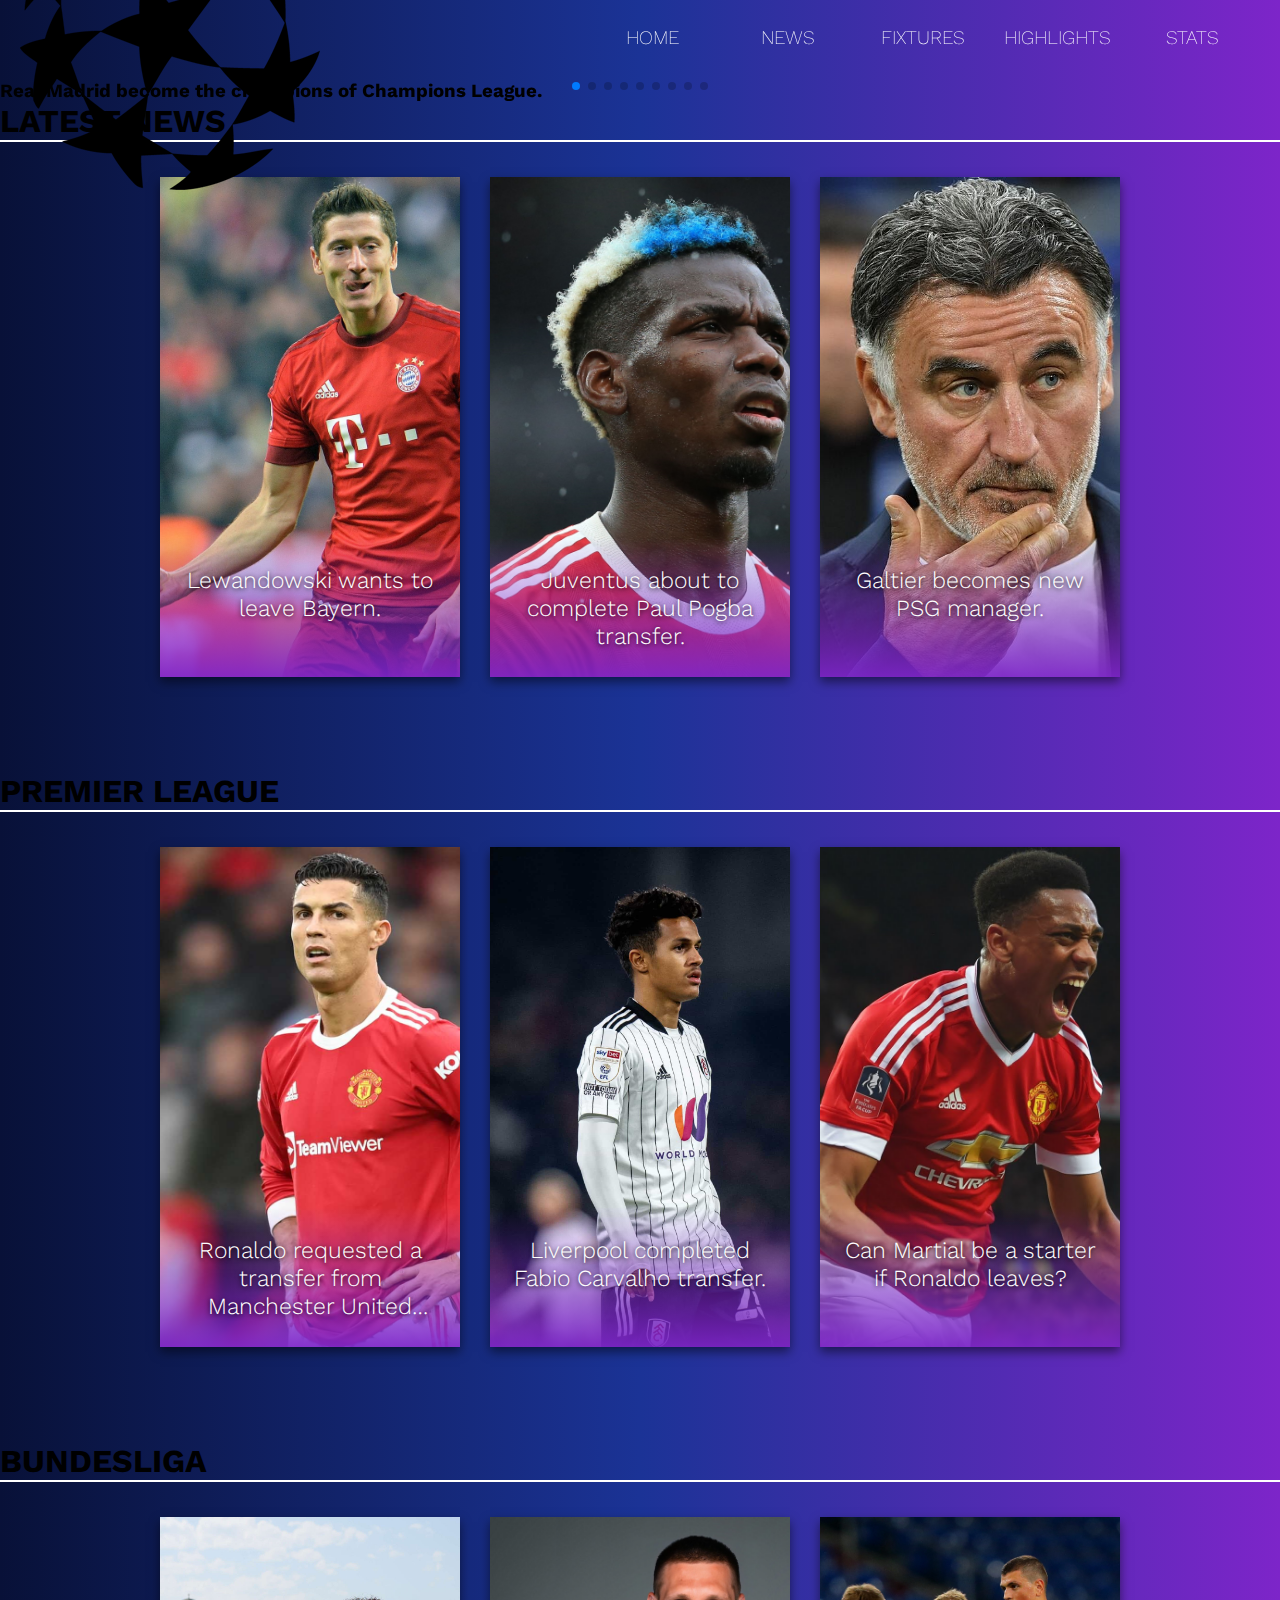
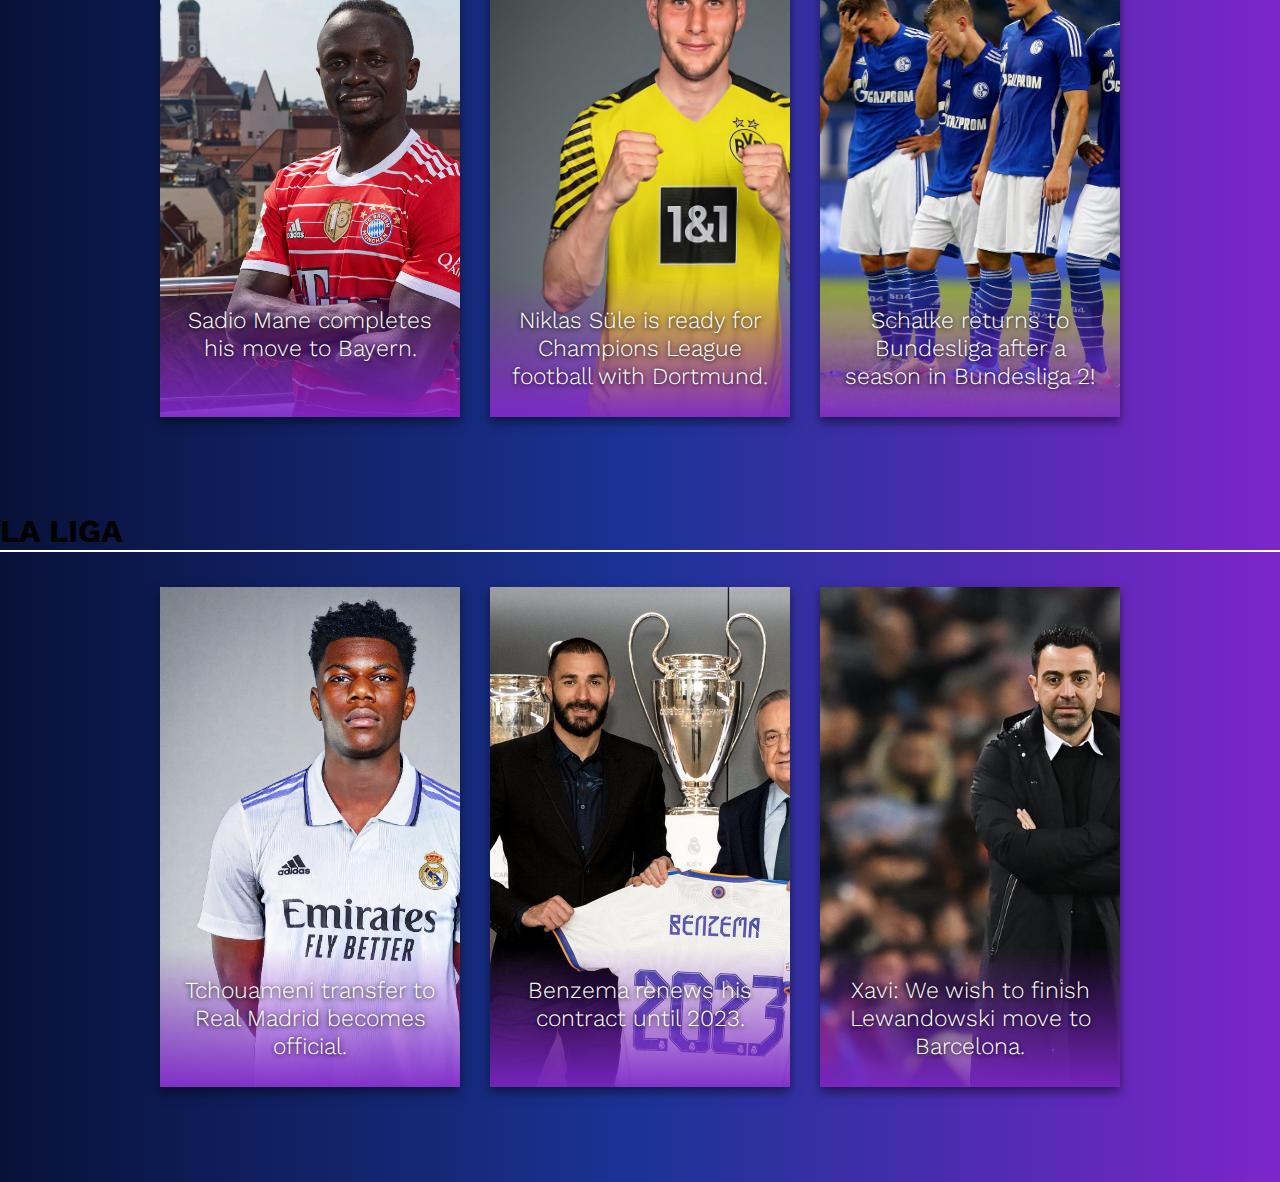
<file: news.html>
<!DOCTYPE html>
<html lang="en">
<head>
    <meta charset="UTF-8">
    <meta http-equiv="X-UA-Compatible" content="IE=edge">
    <meta name="viewport" content="width=device-width, initial-scale=1.0">
    <link rel="preconnect" href="https://fonts.googleapis.com"> 
<link rel="preconnect" href="https://fonts.gstatic.com" crossorigin> 
<link href="https://fonts.googleapis.com/css2?family=Hubballi&family=Work+Sans:ital,wght@0,100;0,200;0,300;0,400;0,500;0,600;0,700;0,800;0,900;1,100;1,200;1,300;1,400;1,500;1,600;1,700;1,800;1,900&display=swap" rel="stylesheet">
<link rel="stylesheet" href="https://cdnjs.cloudflare.com/ajax/libs/font-awesome/6.1.1/css/all.min.css">
<link rel="stylesheet" href="https://unpkg.com/swiper/swiper-bundle.min.css"/>
    <link rel="stylesheet" href="styles.css">
    <title>Document</title>
</head>
<body>
    <nav class="navbar">
    <div class="nav-container">
        <a href="#home" class="nav-logo" id="nav-logo"><img src="./images/logo.png" alt=""></a>
        <div class="nav-toggle" id="mobile-menu">
            <span class="bar"></span>
            <span class="bar"></span>
            <span class="bar"></span>
        </div>
        <ul class="nav-menu">
           <li class="nav-item">
                <a href="index.html" class="nav-link" id="about-page">Home</a>
                
            </li>
            <li class="nav-item">
                <a href="news.html" class="nav-link" id="services-page">News</a>
                
            </li>
            <li class="nav-item">
                <a href="fixtures.html" class="nav-link" id="services-page">Fixtures</a>
                
            </li>
            <li class="nav-item">
                <a href="highlights.html" class="nav-link" id="services-page">Highlights</a>
                
            </li>
            <li class="nav-item">
                <a href="stats.html" class="nav-link" id="home-page">Stats</a>
                
            </li>

        </ul>
    </div>
</nav>
<div class="swiper mySwiper">
    <div class="swiper-wrapper">
      <div class="swiper-slide">
        <div class="image">
            <h3>Real Madrid become the champions of Champions League.</h3>
           
        </div>
      </div>
      <div class="swiper-slide">
        <div class="image">
            <h3>Salah renews his contract with Liverpool!.</h3>
           
        </div>
      </div>
      <div class="swiper-slide">
        <div class="image">
            <h3>Ronaldo wants to quit United for Champions League football.</h3>
           
        </div>
      </div>
      <div class="swiper-slide">

        <div class="image">
            <h3>Sebastian Haller completes his move to Dortmund.</h3>
           
        </div>
        
      </div>
      <div class="swiper-slide">Slide 5</div>
      <div class="swiper-slide">Slide 6</div>
      <div class="swiper-slide">Slide 7</div>
      <div class="swiper-slide">Slide 8</div>
      <div class="swiper-slide">Slide 9</div>
    </div>
 
    <div class="swiper-pagination"></div>
  </div>


  <div class="latest-news">
    <h1 class="latest-news-header">LATEST NEWS</h1>
    <hr class="header-line" style="width: 100%;">

    <div class="container">
        <div class="card">
            <figure class="card__thumb">
                <img src="./images/latest-news-img-1.jpeg" alt="Picture by Kyle Cottrell" class="card__image" style="width: 400px; height: 500px;">
                <figcaption class="card__caption">
                    <h2 class="card__title">Lewandowski wants to leave Bayern.</h2>
                    <p class="card__snippet">Lorem ipsum dolor sit amet consectetur adipisicing elit. Aut nihil cupiditate, eius officia quas suscipit a corrupti libero voluptate. Suscipit?</p>
                    <a href="" class="card__button">Read more</a>
                </figcaption>
            </figure>
        </div>
        
    
        <div class="card">
            <figure class="card__thumb">
                <img src="./images/latest-news-img-2.jpeg" alt="Picture by Nathan Dumlao" class="card__image" style="width: 400px; height:500px;">
                <figcaption class="card__caption">
                    <h2 class="card__title">Juventus about to complete Paul Pogba transfer.</h2>
                    <p class="card__snippet"> Lorem, ipsum dolor sit amet consectetur adipisicing elit. Quaerat, minus. Voluptatem obcaecati laudantium veniam impedit incidunt sequi autem laborum rerum.</p>
                    <a href="" class="card__button">Read more</a>
                </figcaption>
            </figure>
        </div>
        <div class="card">
            <figure class="card__thumb">
                <img src="./images/latest-news-img-3.jpeg" alt="Picture by Daniel Lincoln" class="card__image" style="width: 400px; height: 500px;">
                <figcaption class="card__caption">
                    <h2 class="card__title">Galtier becomes new PSG manager.</h2>
                    <p class="card__snippet">Lorem ipsum dolor sit amet consectetur adipisicing elit. Magnam sequi aperiam pariatur enim, saepe similique perferendis non id amet molestiae.</p>
                    <a href="" class="card__button">Read more</a>
                </figcaption>
            </figure>
        </div>
        
    </div>
    

    

  </div>


  <div class="latest-news">
    <h1 class="latest-news-header">PREMIER LEAGUE</h1>
    <hr class="header-line" style="width: 100%;">

    <div class="container">
        <div class="card">
            <figure class="card__thumb">
                <img src="./images/premier-league-img-1.jpeg" alt="Picture by Kyle Cottrell" class="card__image" style="width: 400px; height: 500px;">
                <figcaption class="card__caption">
                    <h2 class="card__title">Ronaldo requested a transfer from Manchester United board.</h2>
                    <p class="card__snippet">Lorem ipsum dolor sit amet consectetur adipisicing elit. Aut nihil cupiditate, eius officia quas suscipit a corrupti libero voluptate. Suscipit?</p>
                    <a href="" class="card__button">Read more</a>
                </figcaption>
            </figure>
        </div>
        
    
        <div class="card">
            <figure class="card__thumb">
                <img src="./images/premier-league-img02.jpeg" alt="Picture by Nathan Dumlao" class="card__image" style="width: 400px; height:500px;">
                <figcaption class="card__caption">
                    <h2 class="card__title">Liverpool completed Fabio Carvalho transfer.</h2>
                    <p class="card__snippet"> Lorem, ipsum dolor sit amet consectetur adipisicing elit. Quaerat, minus. Voluptatem obcaecati laudantium veniam impedit incidunt sequi autem laborum rerum.</p>
                    <a href="" class="card__button">Read more</a>
                </figcaption>
            </figure>
        </div>
        <div class="card">
            <figure class="card__thumb">
                <img src="./images/premier-league-img-3.jpeg" alt="Picture by Daniel Lincoln" class="card__image" style="width: 400px; height: 500px;">
                <figcaption class="card__caption">
                    <h2 class="card__title">Can Martial be a starter if Ronaldo leaves?</h2>
                    <p class="card__snippet">Lorem ipsum dolor sit amet consectetur adipisicing elit. Magnam sequi aperiam pariatur enim, saepe similique perferendis non id amet molestiae.</p>
                    <a href="" class="card__button">Read more</a>
                </figcaption>
            </figure>
        </div>
        
    </div>
    

    

  </div>


  <div class="latest-news">
    <h1 class="latest-news-header">BUNDESLIGA</h1>
    <hr class="header-line" style="width: 100%;">

    <div class="container">
        <div class="card">
            <figure class="card__thumb">
                <img src="./images/bundesliga-img-1.jpeg" alt="Picture by Kyle Cottrell" class="card__image" style="width: 400px; height: 500px;">
                <figcaption class="card__caption">
                    <h2 class="card__title">Sadio Mane completes his move to Bayern.</h2>
                    <p class="card__snippet">Lorem ipsum dolor sit amet consectetur adipisicing elit. Aut nihil cupiditate, eius officia quas suscipit a corrupti libero voluptate. Suscipit?</p>
                    <a href="" class="card__button">Read more</a>
                </figcaption>
            </figure>
        </div>
        
    
        <div class="card">
            <figure class="card__thumb">
                <img src="./images/bundesliga-img-2.jpeg" alt="Picture by Nathan Dumlao" class="card__image" style="width: 400px; height:500px;">
                <figcaption class="card__caption">
                    <h2 class="card__title">Niklas Süle is ready for Champions League football with Dortmund.</h2>
                    <p class="card__snippet"> Lorem, ipsum dolor sit amet consectetur adipisicing elit. Quaerat, minus. Voluptatem obcaecati laudantium veniam impedit incidunt sequi autem laborum rerum.</p>
                    <a href="" class="card__button">Read more</a>
                </figcaption>
            </figure>
        </div>
        <div class="card">
            <figure class="card__thumb">
                <img src="./images/bundesliga-img-3.jpeg" alt="Picture by Daniel Lincoln" class="card__image" style="width: 400px; height: 500px;">
                <figcaption class="card__caption">
                    <h2 class="card__title">Schalke returns to Bundesliga after a season in Bundesliga 2!</h2>
                    <p class="card__snippet">Lorem ipsum dolor sit amet consectetur adipisicing elit. Magnam sequi aperiam pariatur enim, saepe similique perferendis non id amet molestiae.</p>
                    <a href="" class="card__button">Read more</a>
                </figcaption>
            </figure>
        </div>
        
    </div>
    

    

  </div>


  <div class="latest-news">
    <h1 class="latest-news-header">LA LIGA</h1>
    <hr class="header-line" style="width: 100%;">

    <div class="container">
        <div class="card">
            <figure class="card__thumb">
                <img src="./images/la-liga-img-1.jpeg" alt="Picture by Kyle Cottrell" class="card__image" style="width: 400px; height: 500px;">
                <figcaption class="card__caption">
                    <h2 class="card__title">Tchouameni transfer to Real Madrid becomes official.</h2>
                    <p class="card__snippet">Lorem ipsum dolor sit amet consectetur adipisicing elit. Aut nihil cupiditate, eius officia quas suscipit a corrupti libero voluptate. Suscipit?</p>
                    <a href="" class="card__button">Read more</a>
                </figcaption>
            </figure>
        </div>
        
    
        <div class="card">
            <figure class="card__thumb">
                <img src="./images/la-liga-img-2.jpeg" alt="Picture by Nathan Dumlao" class="card__image" style="width: 400px; height:600px;">
                <figcaption class="card__caption">
                    <h2 class="card__title">Benzema renews his contract until 2023.</h2>
                    <p class="card__snippet"> Lorem, ipsum dolor sit amet consectetur adipisicing elit. Quaerat, minus. Voluptatem obcaecati laudantium veniam impedit incidunt sequi autem laborum rerum.</p>
                    <a href="" class="card__button">Read more</a>
                </figcaption>
            </figure>
        </div>
        <div class="card">
            <figure class="card__thumb">
                <img src="./images/la-liga-img-3.jpeg" alt="Picture by Daniel Lincoln" class="card__image" style="width: 400px; height: 500px;">
                <figcaption class="card__caption">
                    <h2 class="card__title">Xavi: We wish to finish Lewandowski move to Barcelona.</h2>
                    <p class="card__snippet">Lorem ipsum dolor sit amet consectetur adipisicing elit. Magnam sequi aperiam pariatur enim, saepe similique perferendis non id amet molestiae.</p>
                    <a href="" class="card__button">Read more</a>
                </figcaption>
            </figure>
        </div>
        
    </div>
    

    

  </div>

  <script src="https://unpkg.com/swiper/swiper-bundle.min.js"></script>
  <script src="app.js"></script>



</body>
</file>
<file: styles.css>
*{
    margin: 0;
    padding: 0;
    box-sizing: border-box;
    font-family: 'Hubballi', cursive;
    font-family: 'Work Sans', sans-serif;
}





body{

    background-image: linear-gradient(to right, rgb(8,17,56), rgb(27,51,150), rgb(125,37,201));
}

.navbar{
    background: linear-gradient(to right, rgb(8,17,56), rgb(27,51,150), rgb(125,37,201));;
    height: 80px;
    display: flex;
    justify-content: center;
    align-items: center;
    font-size: 1.2rem;
    position: sticky;
    top: 0;
    z-index: 999;

}

.nav-container{
    display: flex;
    justify-content: space-between;
    height: 80px;
    z-index: 1;
    width: 100%;
    max-width: 1300px;
    margin: 0 auto;
    padding: 0 20px;
}

#nav-logo{
    color: white;
    background-size: 100%;
    display: flex;
    align-items: center;
    cursor: pointer;
    text-decoration: none;
    font-size: 1.5rem;
    font-weight: 200;
}

.nav-menu{
    display: flex;
    align-items: center;
    list-style: none;
    margin: 0;
   
}



.nav-item{
    height: 100px;
    margin: 0 auto;
    padding: 0 5px;

    
}

.nav-item .nav-link{
  margin: 0;
  padding: 0;
}

.nav-link{
    color: #fff;
    display: flex;
    align-items: center;
    justify-content: center;
    width: 125px;
    text-decoration: none;
    height: 95%;
    transition: all 0.3 ease;
    position: relative;
    font-weight: 200;
    text-transform: uppercase;
    margin: 0;

}

.news{


    padding-top: 150px;
}

.news-header{
    padding: 0 70px;
    color: #fff;
    font-weight: 200;
    font-size: 3rem;
}

.header-line{
    border: 0.1px solid white ;
    width: 90%;
    margin-right: auto;
    margin-left: auto;
    
}

.short-line{

  border: 1px solid linear-gradient(0deg, rgb(27,51,150), rgb(125,37,201) 70%, rgba(255, 255, 255, 0) 100%);

  width: 50%;
}

.container {
    display: flex;
    flex-wrap: wrap;
    justify-content: center;
    width: 100%;
    margin: 20px 0 80px;
  }
  
  .card {
    width: 300px;
    margin: 15px;
    background-color: white;
    box-shadow: 0 5px 10px 0 rgba(0, 0, 0, 0.5);
  }
  .card:hover .card__caption {
    top: 50%;
    transform: translateY(-50%);
  }
  .card:hover .card__image {
    transform: translateY(-10px);
  }
  .card:hover .card__thumb::after {
    top: 0;
  }
  .card:hover .card__snippet {
    margin: 20px 0;
  }
  .card__thumb {
    position: relative;
    max-height: 400px;
    overflow: hidden;
  }
  @media (min-width: 1024px) {
    .card__thumb {
      max-height: 500px;
    }
  }
  .card__thumb::after {
    position: absolute;
    top: 0;
    display: block;
    content: "";
    width: 100%;
    height: 100%;
    background: linear-gradient(0deg, rgb(27,51,150), rgb(125,37,201) 70%, rgba(255, 255, 255, 0) 100%);
    transition: 0.3s;
  }
  @media (min-width: 1024px) {
    .card__thumb::after {
      top: calc(100% - 140px);
    }
  }
  .card__image {
    transition: 0.5s ease-in-out;
    object-fit: cover;
  }
  .card__caption {
    position: absolute;
    top: 50%;
    z-index: 1;
    padding: 0 20px;
    color: white;
    transform: translateY(-50%);
    text-align: center;
    transition: 0.3s;
  }
  @media (min-width: 1024px) {
    .card__caption {
      top: calc(100% - 110px);
      transform: unset;
    }
  }
  .card__title {
    display: -webkit-box;
    max-height: 85px;
    overflow: hidden;
    
    font-size: 23px;
    line-height: 28px;
    text-shadow: 0px 1px 5px black;
    text-overflow: ellipsis;
    -webkit-line-clamp: 3;
    -webkit-box-orient: vertical;
    font-weight: 300;
  }
  .card__snippet {
    display: -webkit-box;
    max-height: 150px;
    margin: 20px 0;
    overflow: hidden;
    font-family: "Roboto", sans-serif;
    font-size: 16px;
    line-height: 20px;
    text-overflow: ellipsis;
    transition: 0.5s ease-in-out;
    -webkit-line-clamp: 5;
    -webkit-box-orient: vertical;
  }
  @media (min-width: 1024px) {
    .card__snippet {
      margin: 60px 0;
    }
  }
  .card__button {
    display: inline-block;
    padding: 10px 20px;
    color: white;
    border: 1px solid white;
    font-family: "Roboto", sans-serif;
    font-size: 12px;
    text-transform: uppercase;
    text-decoration: none;
    transition: 0.3s;
  }
  .card__button:hover {
    color: black;
    background-color: white;
  }
  
  .disclaimer {
    position: fixed;
    bottom: 0;
    left: 50%;
    z-index: 2;
    box-sizing: border-box;
    width: 100%;
    padding: 20px 10px;
    background-color: white;
    transform: translateX(-50%);
    font-family: "Roboto", sans-serif;
    font-size: 14px;
    text-align: center;
  }
  .disclaimer__link {
    color: #755D87;
    text-decoration: none;
  }



  .fixtures-header{
    padding: 0 70px;
    color: #fff;
    font-weight: 200;
    font-size: 3rem;
  }


  .fixture{
    padding: 0 70px;
    display: grid;
    
  }



.fixture-container {
  display: grid;
  grid-template-columns: 1fr 1fr 1fr 1fr;
  padding: 50px 80px;

  border: 1px solid;
  border-image: linear-gradient(0deg, rgb(27,51,150), rgb(125,37,201) 70%, rgba(255, 255, 255, 0) 100%);
  
}

.row{
  display: flex;
  flex-direction:row;
  border: 1px solid;
  border-image: linear-gradient(0deg, rgb(27,51,150), rgb(125,37,201) 70%, rgba(255, 255, 255, 0) 100%);
  
}

.column{
  flex: 1 1 0px;
  justify-content: center;
  align-items: center;
}

.home-team{
  width: 40%;
}

.fixture-desc{
  color: #fff;
  font-size: 1.3rem;
  
}




.highlights-container{

  display: grid;
  grid-template-columns: 1fr 1fr 1fr 1fr;

  padding-left: 50px;


}

video{

  
  width: 442px;
  height: 100%;
  position: relative;
  display: flex;
  text-align: center;
  justify-content: center;
  padding: 10px;
  
}




.video-desc{
  padding-top: 20px;
  color: #fff;
  font-size: 1rem;
  justify-content: center;
  text-align: center;
  
}

button::before {
  content: attr(data-title);
  position: absolute;
  display: none;
  right: 0;
  top: -50px;
  background-color: rgba(0, 0, 0, 0.6);
  color: #fff;
  font-weight: bold;
  padding: 4px 6px;
  word-break: keep-all;
  white-space: pre;
}

button:hover::before {
  display: inline-block;
}


.stats{

  padding-top: 50px;
}


.stats-header{

  padding: 0 60px;
  color: #fff;
  font-weight: 200;
  font-size: 3rem;

}


.stats-header-line{

  border: 0.1px solid white ;
    width: 91.5%;
    margin-right: auto;
    margin-left: auto;

}

.highlights-header{
  padding: 0 65px;
  color: #fff;
  font-weight: 200;
  font-size: 3rem;
}

.highlights-header-line{
  border: 0.1px solid white ;
    width: 90.5%;
    margin-right: auto;
    margin-left: auto;



}





.stats-container {
  height: 100vh;
  width: 100vw;
  max-height: 800px;
  max-width: 1280px;
  min-height: 600px;
  min-width: 1000px;
  display: flex;
  justify-content: space-around;
  align-items: center;
  margin: 0 auto;
}
.border {
  height: 369px;
  width: 290px;
  background: transparent;
  border-radius: 10px;
  transition: border 1s;
  position: relative;
}
.border:hover {
  border: 1px solid #fff;
}
.stats-card {
  height: 379px;
  width: 300px;
  background: #808080;
  border-radius: 10px;
  transition: background 0.8s;
  overflow: hidden;
  background: #000;
  box-shadow: 0 70px 63px -60px #000;
  display: flex;
  justify-content: center;
  align-items: center;
  position: relative;
}
.card0 {
  background: url("./images/karim-benzema-profile.png") center center no-repeat;
  background-size: 400px;
}
.card0:hover {
  background: url("./images/karim-benzema-profile.png") left center no-repeat;
  background-size: 600px;
}
.card0:hover h2 {
  opacity: 1;
}
.card0:hover .fa {
  opacity: 1;
}

.card0:hover .stat-desc{
  opacity: 1;
}

.card0:hover .stat{
  opacity: 1;
}
.card1 {
  background: url("./images/bruno-fernandes-profile.png") center center no-repeat;
  background-size: 400px;
}
.card1:hover {
  background: url("./images/bruno-fernandes-profile.png") left center no-repeat;
  background-size: 600px;
}
.card1:hover h2 {
  opacity: 1;
}
.card1:hover .fa {
  opacity: 1;
}
.card1:hover .stat-desc{
  opacity: 1;
}
.card1:hover .stat{
  opacity: 1;
}
.card2 {
  background: url("./images/edouard-mendy-profile.png") center center no-repeat;
  background-size: 400px;
}
.card2:hover {
  background: url("./images/edouard-mendy-profile.png") left center no-repeat;
  background-size: 590px;
}
.card2:hover h2 {
  opacity: 1;
}
.card2:hover .fa {
  opacity: 1;
}
.card2:hover .fa-solid{

  opacity: 1;

}
.card2:hover .stat{
  opacity: 1;
}
.card2:hover .stat-desc{
  opacity: 1;
}
.name {
  font-family: 'Helvetica Neue', Helvetica, Arial, sans-serif;
  color: #fff;
  margin: 20px;
  opacity: 0;
  transition: opacity 1s;
  font-size: 1.2rem;
}
.fa {
  opacity: 0;
  transition: opacity 1s;
}
.icons {
  position: absolute;
  fill: #fff;
  color: #fff;
  height: 130px;
  top: 50px;
  width: 50px;
  display: flex;
  flex-direction: column;
  align-items: center;
  justify-content: space-around;
}


.stat-desc{
  opacity: 0;
  transition: opacity 1s;
  color: #fff;
  font-size: 1.5rem;
  margin-left: 40px;
  
  display: flex;
}


.stat-desc .fa{

    margin: 3px;
}

.stat-desc .fa-a{
  margin-left: 3px;
}

.fa-futbol{

  font-size: 1.2rem;
  
}

.fa-a{

  font-size: 1.2rem;
  margin-top: 4px;
  

}


.stat{

  opacity: 0;
  transition: opacity 1s;
  color: #fff;
  font-size: 1.5rem;
  margin-left: 20px;
  
  display: flex;
}

.fa-mitten{
  font-size: 1.2rem;
  margin-top: 5px;
}


.stat-desc .fa-mitten{

  margin-left: 5px;

}
</file>
